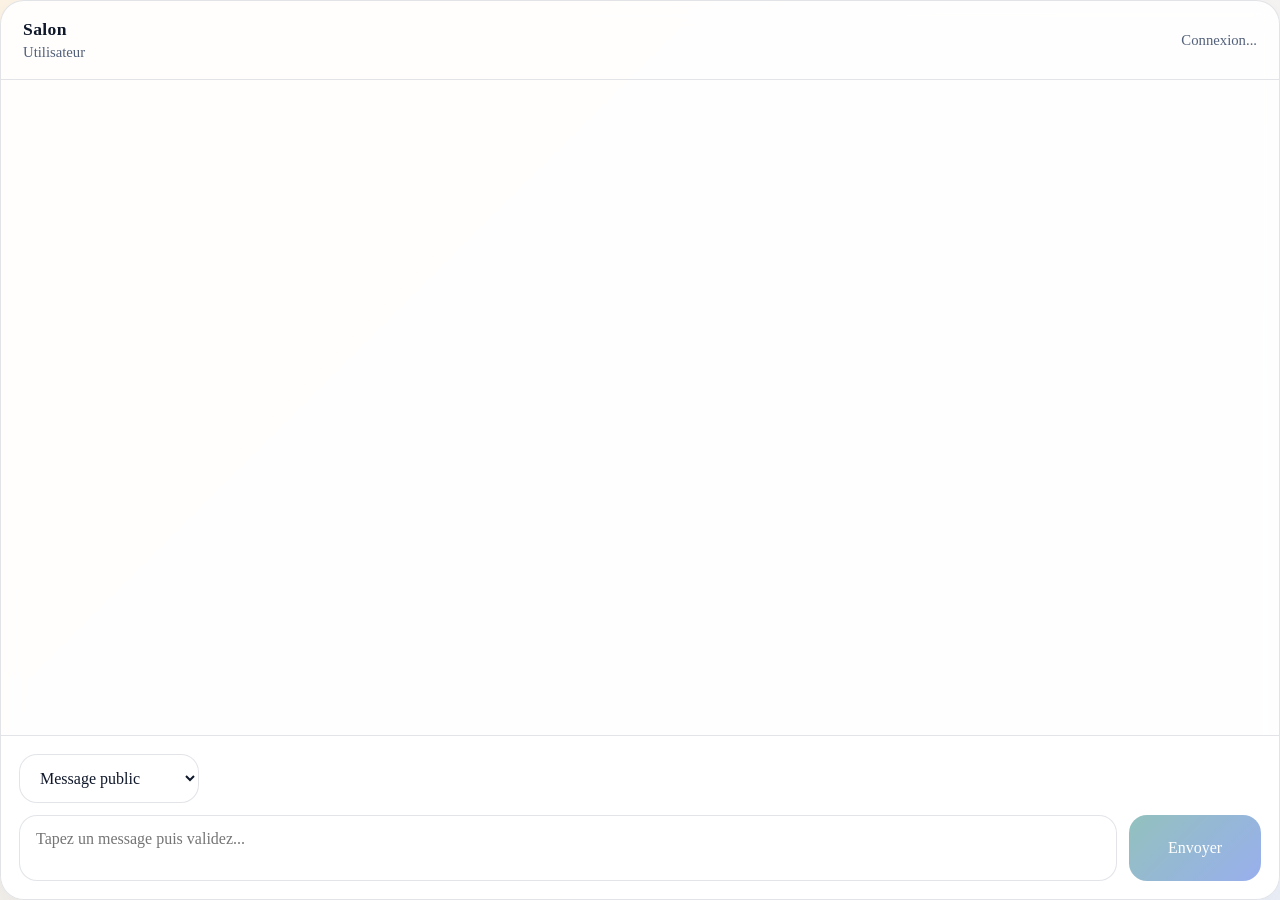
<file: chat_ui_component/frontend/index.html>
<!DOCTYPE html>
<html lang="fr">
  <head>
    <meta charset="UTF-8" />
    <meta name="viewport" content="width=device-width, initial-scale=1.0" />
    <title>Chat UI Component</title>
    <link rel="stylesheet" href="styles.css" />
  </head>
  <body>
    <div class="shell">
      <div class="header">
        <div class="title">
          <strong id="roomLabel">Salon</strong>
          <span id="usernameLabel">Utilisateur</span>
        </div>
        <div id="status" class="status">Connexion...</div>
      </div>

      <div id="messages"></div>

      <div class="composer">
        <div class="composer-tools">
          <select id="modeSelect" title="Mode d'envoi">
            <option value="message">Message public</option>
            <option value="private">Message prive</option>
          </select>
          <select id="recipientSelect" hidden title="Destinataire du message prive">
            <option value="">Choisissez un destinataire</option>
          </select>
        </div>
        <div class="composer-main">
          <textarea id="messageInput" placeholder="Tapez un message puis validez..."></textarea>
          <button id="sendButton">Envoyer</button>
        </div>
      </div>
    </div>

    <script src="main.js"></script>
  </body>
</html>
</file>
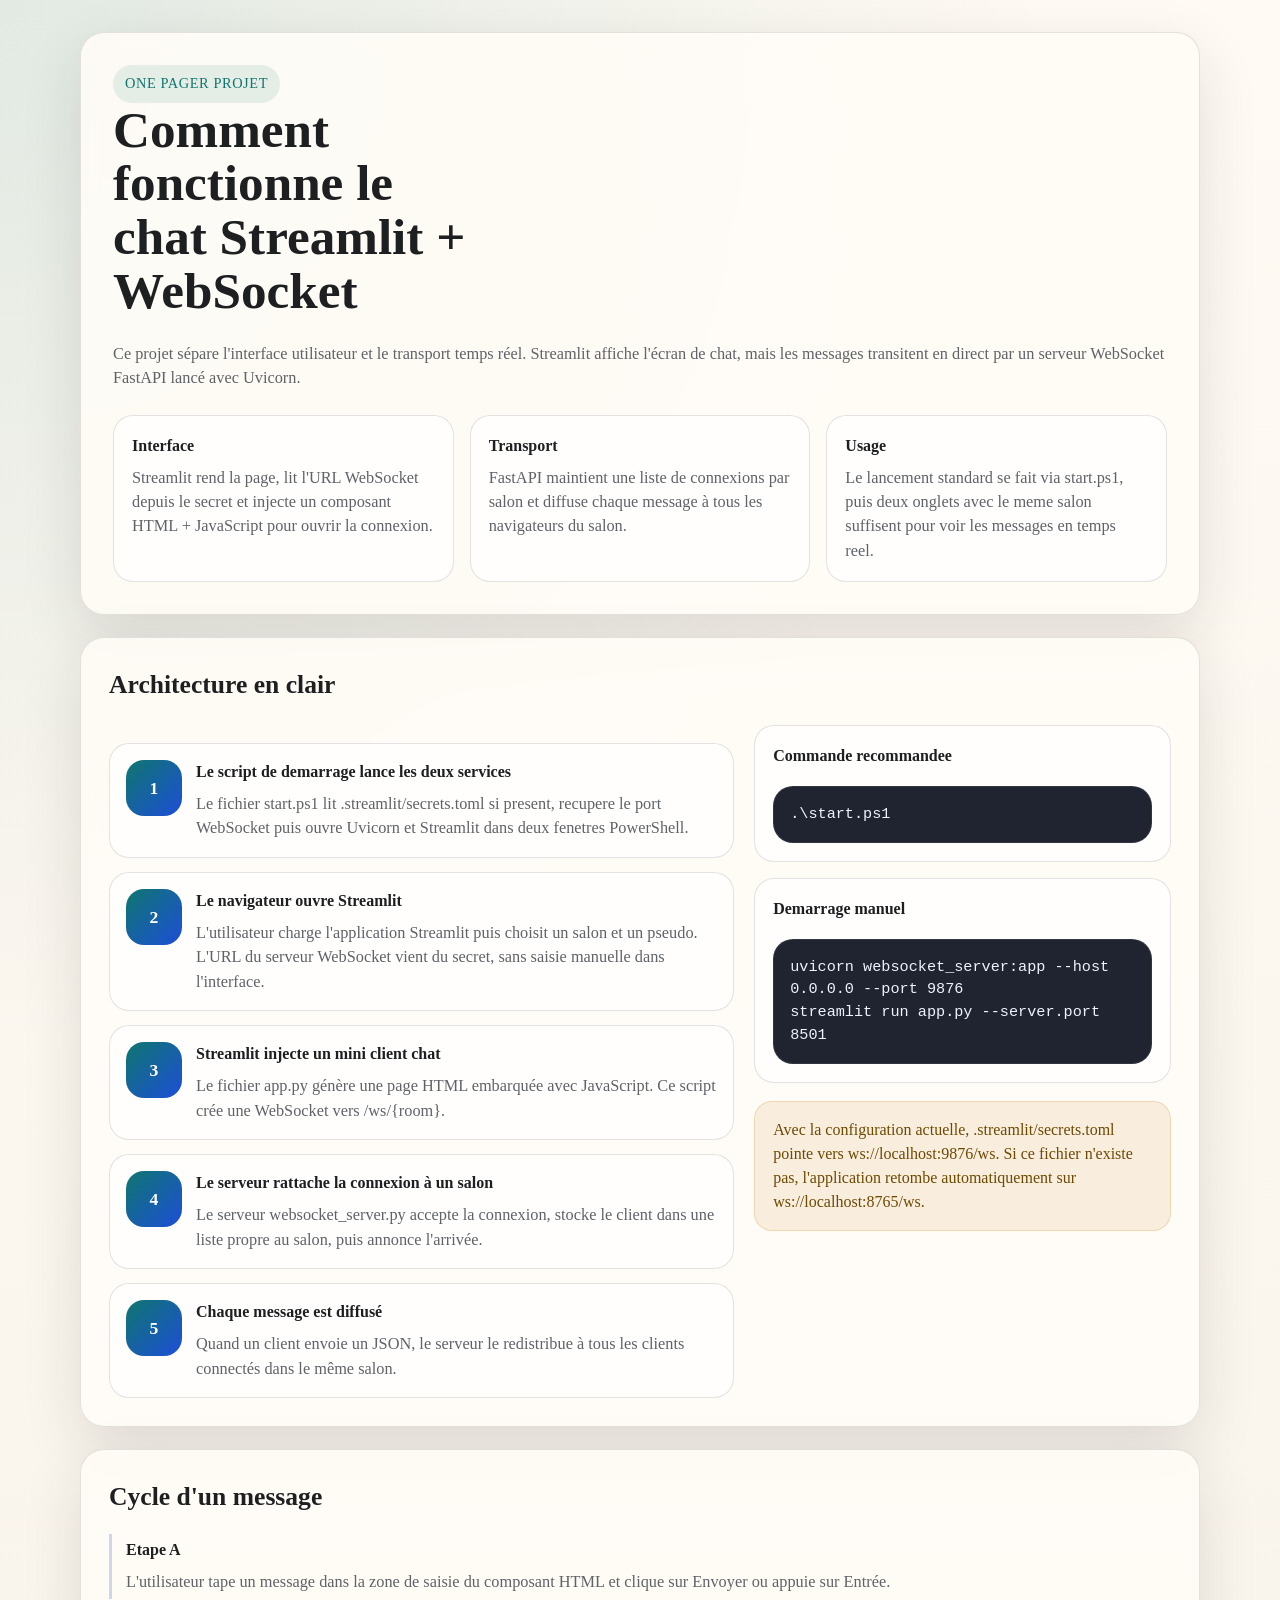
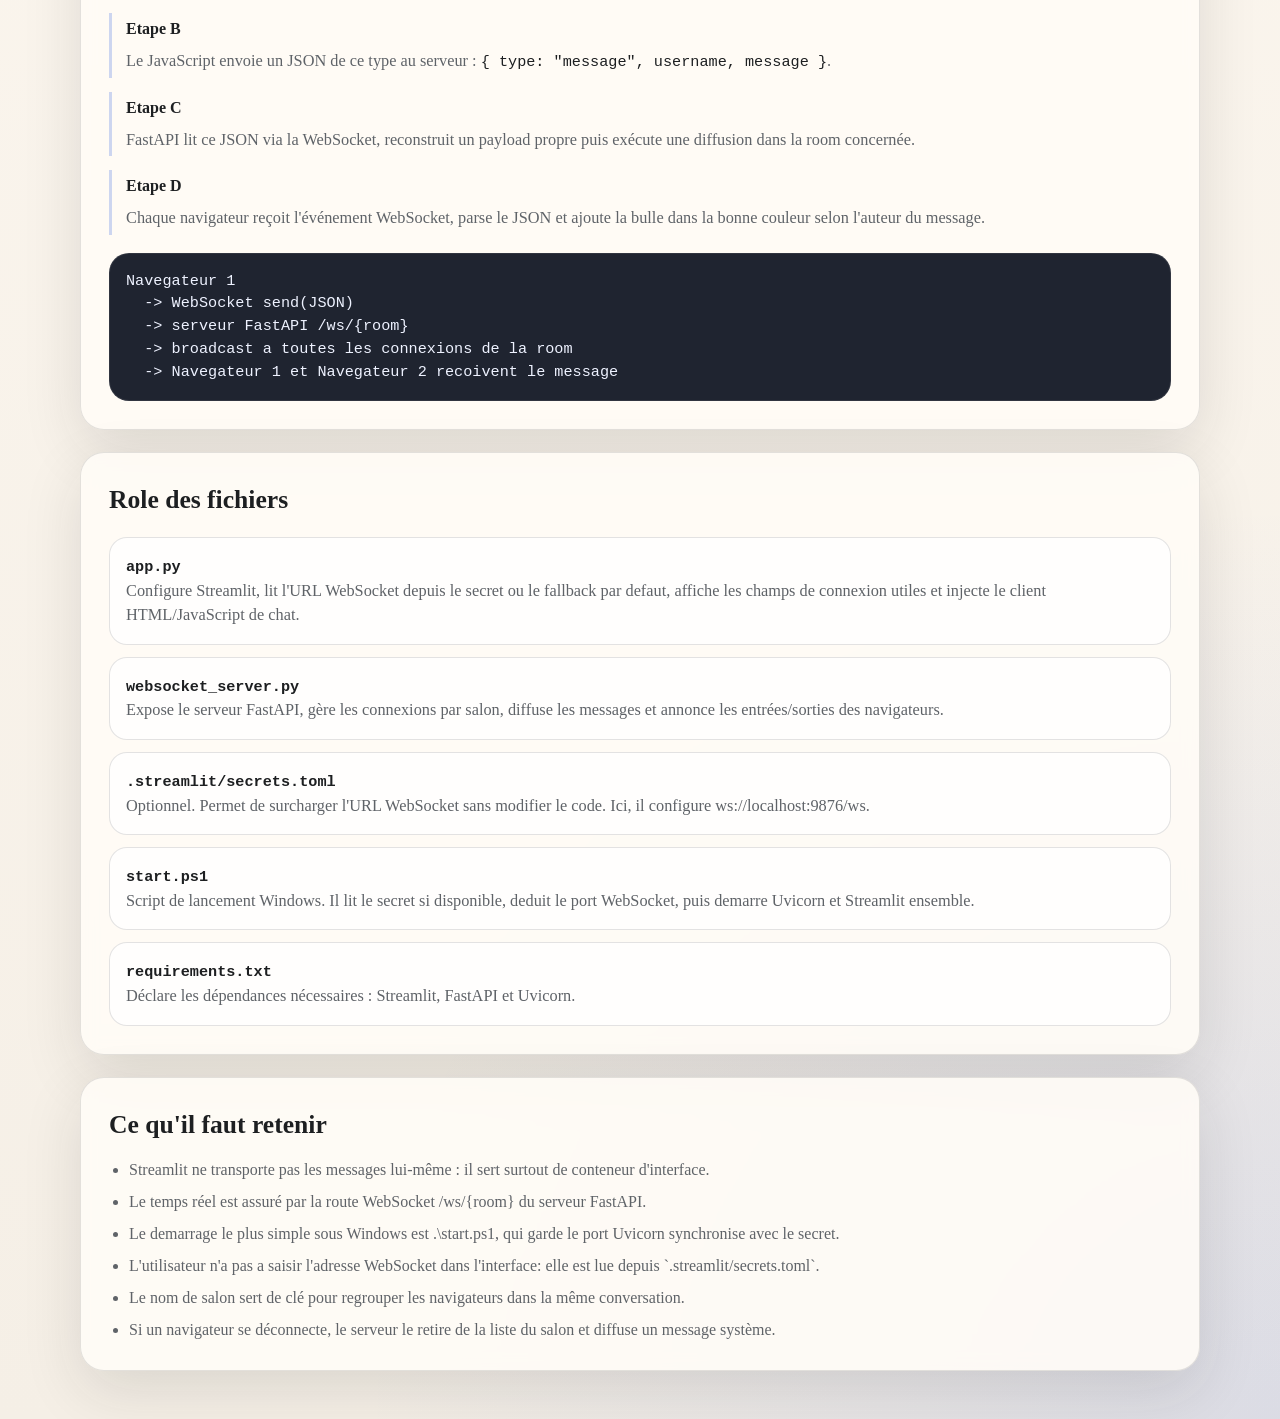
<file: onepager.html>
<!DOCTYPE html>
<html lang="fr">
<head>
  <meta charset="UTF-8">
  <meta name="viewport" content="width=device-width, initial-scale=1.0">
  <title>One Pager - Chat Streamlit + WebSocket</title>
  <style>
    :root {
      --bg: #f5efe6;
      --bg-alt: #fffaf3;
      --panel: rgba(255, 252, 247, 0.9);
      --text: #1d1f21;
      --muted: #5f6368;
      --line: rgba(29, 31, 33, 0.12);
      --teal: #0f766e;
      --blue: #1d4ed8;
      --amber: #c27803;
      --shadow: 0 20px 60px rgba(29, 31, 33, 0.12);
      --radius: 24px;
    }

    * {
      box-sizing: border-box;
    }

    body {
      margin: 0;
      font-family: Georgia, "Times New Roman", serif;
      color: var(--text);
      background:
        radial-gradient(circle at top left, rgba(15, 118, 110, 0.12), transparent 32%),
        radial-gradient(circle at bottom right, rgba(29, 78, 216, 0.12), transparent 28%),
        linear-gradient(180deg, var(--bg-alt), var(--bg));
      line-height: 1.5;
    }

    .page {
      width: min(1120px, calc(100% - 32px));
      margin: 32px auto 48px;
    }

    .hero,
    .section {
      background: var(--panel);
      border: 1px solid var(--line);
      border-radius: var(--radius);
      box-shadow: var(--shadow);
      -webkit-backdrop-filter: blur(8px);
      backdrop-filter: blur(8px);
    }

    .hero {
      padding: 32px;
      display: grid;
      gap: 24px;
    }

    .eyebrow {
      display: inline-block;
      padding: 8px 12px;
      border-radius: 999px;
      background: rgba(15, 118, 110, 0.1);
      color: var(--teal);
      font-size: 0.9rem;
      letter-spacing: 0.04em;
      text-transform: uppercase;
    }

    h1,
    h2,
    h3 {
      margin: 0;
      font-weight: 600;
    }

    h1 {
      font-size: clamp(2rem, 4vw, 3.4rem);
      line-height: 1.05;
      max-width: 14ch;
    }

    h2 {
      font-size: clamp(1.4rem, 2vw, 2rem);
      margin-bottom: 14px;
    }

    p {
      margin: 0;
      color: var(--muted);
      font-size: 1.02rem;
    }

    .summary {
      display: grid;
      grid-template-columns: repeat(3, minmax(0, 1fr));
      gap: 16px;
    }

    .card {
      padding: 18px;
      border-radius: 20px;
      border: 1px solid var(--line);
      background: rgba(255, 255, 255, 0.72);
    }

    .card-spaced {
      margin-top: 16px;
    }

    .card strong,
    .step strong,
    .timeline strong {
      display: block;
      margin-bottom: 8px;
      color: var(--text);
      font-size: 1rem;
    }

    .grid {
      display: grid;
      grid-template-columns: 1.2fr 0.8fr;
      gap: 20px;
      margin-top: 20px;
    }

    .section {
      padding: 28px;
      margin-top: 22px;
    }

    .steps {
      display: grid;
      gap: 14px;
      margin-top: 18px;
    }

    .step {
      display: grid;
      grid-template-columns: 56px 1fr;
      gap: 14px;
      align-items: start;
      padding: 16px;
      border-radius: 20px;
      border: 1px solid var(--line);
      background: rgba(255, 255, 255, 0.76);
    }

    .num {
      width: 56px;
      height: 56px;
      border-radius: 18px;
      display: grid;
      place-items: center;
      background: linear-gradient(135deg, var(--teal), var(--blue));
      color: white;
      font-size: 1.1rem;
      font-weight: 700;
    }

    .code {
      margin-top: 18px;
      padding: 16px;
      border-radius: 20px;
      background: #1f2430;
      color: #eef2ff;
      overflow-x: auto;
      font-family: Consolas, "Courier New", monospace;
      font-size: 0.95rem;
      white-space: pre-wrap;
      border: 1px solid rgba(255, 255, 255, 0.08);
    }

    .timeline {
      display: grid;
      gap: 14px;
      margin-top: 18px;
    }

    .timeline > div {
      border-left: 3px solid rgba(29, 78, 216, 0.22);
      padding: 4px 0 4px 14px;
    }

    .files {
      display: grid;
      gap: 12px;
      margin-top: 18px;
    }

    .file {
      padding: 16px;
      border-radius: 18px;
      border: 1px solid var(--line);
      background: rgba(255, 255, 255, 0.74);
    }

    .file code,
    .inline-code {
      font-family: Consolas, "Courier New", monospace;
      font-size: 0.95rem;
      color: var(--text);
    }

    .callout {
      margin-top: 18px;
      padding: 16px 18px;
      border-radius: 18px;
      background: rgba(194, 120, 3, 0.1);
      border: 1px solid rgba(194, 120, 3, 0.2);
      color: #6c4a02;
    }

    ul {
      margin: 14px 0 0;
      padding-left: 20px;
      color: var(--muted);
    }

    li + li {
      margin-top: 8px;
    }

    @media (max-width: 860px) {
      .summary,
      .grid {
        grid-template-columns: 1fr;
      }
    }

    @media (max-width: 620px) {
      .page {
        width: min(100% - 20px, 1120px);
        margin: 12px auto 24px;
      }

      .hero,
      .section {
        padding: 20px;
        border-radius: 20px;
      }

      .step {
        grid-template-columns: 1fr;
      }
    }
  </style>
</head>
<body>
  <main class="page">
    <section class="hero">
      <div>
        <span class="eyebrow">One Pager Projet</span>
        <h1>Comment fonctionne le chat Streamlit + WebSocket</h1>
      </div>

      <p>
        Ce projet sépare l'interface utilisateur et le transport temps réel. Streamlit affiche l'écran de chat,
        mais les messages transitent en direct par un serveur WebSocket FastAPI lancé avec Uvicorn.
      </p>

      <div class="summary">
        <article class="card">
          <strong>Interface</strong>
          <p>Streamlit rend la page, lit l'URL WebSocket depuis le secret et injecte un composant HTML + JavaScript pour ouvrir la connexion.</p>
        </article>
        <article class="card">
          <strong>Transport</strong>
          <p>FastAPI maintient une liste de connexions par salon et diffuse chaque message à tous les navigateurs du salon.</p>
        </article>
        <article class="card">
          <strong>Usage</strong>
          <p>Le lancement standard se fait via start.ps1, puis deux onglets avec le meme salon suffisent pour voir les messages en temps reel.</p>
        </article>
      </div>
    </section>

    <section class="section">
      <h2>Architecture en clair</h2>
      <div class="grid">
        <div>
          <div class="steps">
            <article class="step">
              <div class="num">1</div>
              <div>
                <strong>Le script de demarrage lance les deux services</strong>
                <p>Le fichier start.ps1 lit .streamlit/secrets.toml si present, recupere le port WebSocket puis ouvre Uvicorn et Streamlit dans deux fenetres PowerShell.</p>
              </div>
            </article>
            <article class="step">
              <div class="num">2</div>
              <div>
                <strong>Le navigateur ouvre Streamlit</strong>
                <p>L'utilisateur charge l'application Streamlit puis choisit un salon et un pseudo. L'URL du serveur WebSocket vient du secret, sans saisie manuelle dans l'interface.</p>
              </div>
            </article>
            <article class="step">
              <div class="num">3</div>
              <div>
                <strong>Streamlit injecte un mini client chat</strong>
                <p>Le fichier app.py génère une page HTML embarquée avec JavaScript. Ce script crée une WebSocket vers /ws/{room}.</p>
              </div>
            </article>
            <article class="step">
              <div class="num">4</div>
              <div>
                <strong>Le serveur rattache la connexion à un salon</strong>
                <p>Le serveur websocket_server.py accepte la connexion, stocke le client dans une liste propre au salon, puis annonce l'arrivée.</p>
              </div>
            </article>
            <article class="step">
              <div class="num">5</div>
              <div>
                <strong>Chaque message est diffusé</strong>
                <p>Quand un client envoie un JSON, le serveur le redistribue à tous les clients connectés dans le même salon.</p>
              </div>
            </article>
          </div>
        </div>

        <aside>
          <div class="card">
            <strong>Commande recommandee</strong>
            <div class="code">.\start.ps1</div>
          </div>
          <div class="card card-spaced">
            <strong>Demarrage manuel</strong>
            <div class="code">uvicorn websocket_server:app --host 0.0.0.0 --port 9876
streamlit run app.py --server.port 8501</div>
          </div>
          <div class="callout">
            Avec la configuration actuelle, .streamlit/secrets.toml pointe vers ws://localhost:9876/ws.
            Si ce fichier n'existe pas, l'application retombe automatiquement sur ws://localhost:8765/ws.
          </div>
        </aside>
      </div>
    </section>

    <section class="section">
      <h2>Cycle d'un message</h2>
      <div class="timeline">
        <div>
          <strong>Etape A</strong>
          <p>L'utilisateur tape un message dans la zone de saisie du composant HTML et clique sur Envoyer ou appuie sur Entrée.</p>
        </div>
        <div>
          <strong>Etape B</strong>
          <p>Le JavaScript envoie un JSON de ce type au serveur : <span class="inline-code">{ type: "message", username, message }</span>.</p>
        </div>
        <div>
          <strong>Etape C</strong>
          <p>FastAPI lit ce JSON via la WebSocket, reconstruit un payload propre puis exécute une diffusion dans la room concernée.</p>
        </div>
        <div>
          <strong>Etape D</strong>
          <p>Chaque navigateur reçoit l'événement WebSocket, parse le JSON et ajoute la bulle dans la bonne couleur selon l'auteur du message.</p>
        </div>
      </div>

      <div class="code">Navegateur 1
  -> WebSocket send(JSON)
  -> serveur FastAPI /ws/{room}
  -> broadcast a toutes les connexions de la room
  -> Navegateur 1 et Navegateur 2 recoivent le message</div>
    </section>

    <section class="section">
      <h2>Role des fichiers</h2>
      <div class="files">
        <article class="file">
          <strong><code>app.py</code></strong>
          <p>Configure Streamlit, lit l'URL WebSocket depuis le secret ou le fallback par defaut, affiche les champs de connexion utiles et injecte le client HTML/JavaScript de chat.</p>
        </article>
        <article class="file">
          <strong><code>websocket_server.py</code></strong>
          <p>Expose le serveur FastAPI, gère les connexions par salon, diffuse les messages et annonce les entrées/sorties des navigateurs.</p>
        </article>
        <article class="file">
          <strong><code>.streamlit/secrets.toml</code></strong>
          <p>Optionnel. Permet de surcharger l'URL WebSocket sans modifier le code. Ici, il configure ws://localhost:9876/ws.</p>
        </article>
        <article class="file">
          <strong><code>start.ps1</code></strong>
          <p>Script de lancement Windows. Il lit le secret si disponible, deduit le port WebSocket, puis demarre Uvicorn et Streamlit ensemble.</p>
        </article>
        <article class="file">
          <strong><code>requirements.txt</code></strong>
          <p>Déclare les dépendances nécessaires : Streamlit, FastAPI et Uvicorn.</p>
        </article>
      </div>
    </section>

    <section class="section">
      <h2>Ce qu'il faut retenir</h2>
      <ul>
        <li>Streamlit ne transporte pas les messages lui-même : il sert surtout de conteneur d'interface.</li>
        <li>Le temps réel est assuré par la route WebSocket /ws/{room} du serveur FastAPI.</li>
        <li>Le demarrage le plus simple sous Windows est .\start.ps1, qui garde le port Uvicorn synchronise avec le secret.</li>
        <li>L'utilisateur n'a pas a saisir l'adresse WebSocket dans l'interface: elle est lue depuis `.streamlit/secrets.toml`.</li>
        <li>Le nom de salon sert de clé pour regrouper les navigateurs dans la même conversation.</li>
        <li>Si un navigateur se déconnecte, le serveur le retire de la liste du salon et diffuse un message système.</li>
      </ul>
    </section>
  </main>
</body>
</html>
</file>
<file: chat_ui_component/frontend/styles.css>
:root {
  --bg: linear-gradient(135deg, #fff6e8 0%, #f3f7ff 100%);
  --panel: rgba(255, 255, 255, 0.88);
  --border: rgba(21, 37, 68, 0.12);
  --accent: #0f766e;
  --accent-2: #1d4ed8;
  --text: #0f172a;
  --muted: #52607a;
  --self: #dff7f2;
  --other: #eef4ff;
  --system: #fff4da;
  --shadow: 0 24px 80px rgba(15, 23, 42, 0.12);
}

html,
body {
  height: 100%;
}

* {
  box-sizing: border-box;
}

body {
  margin: 0;
  font-family: Georgia, "Times New Roman", serif;
  background: var(--bg);
  color: var(--text);
  overflow: hidden;
}

.shell {
  border: 1px solid var(--border);
  border-radius: 24px;
  background: var(--panel);
  box-shadow: var(--shadow);
  -webkit-backdrop-filter: blur(10px);
  backdrop-filter: blur(10px);
  height: 100vh;
  display: grid;
  grid-template-rows: auto 1fr auto;
  overflow: hidden;
}

.header {
  padding: 18px 22px;
  border-bottom: 1px solid var(--border);
  display: flex;
  justify-content: space-between;
  align-items: center;
  gap: 16px;
}

.title {
  display: flex;
  flex-direction: column;
  gap: 4px;
}

.title strong {
  font-size: 1.1rem;
  letter-spacing: 0.02em;
}

.title span,
.status {
  color: var(--muted);
  font-size: 0.92rem;
}

#messages {
  padding: 22px;
  min-height: 0;
  overflow-y: auto;
  display: flex;
  flex-direction: column;
  gap: 12px;
}

.message {
  padding: 14px 16px;
  border-radius: 18px;
  max-width: min(80%, 720px);
  border: 1px solid var(--border);
  animation: rise 180ms ease-out;
}

.message.self {
  align-self: flex-end;
  background: var(--self);
}

.message.other {
  align-self: flex-start;
  background: var(--other);
}

.message.system {
  align-self: center;
  background: var(--system);
  max-width: 90%;
}

.message.private {
  border-color: rgba(29, 78, 216, 0.32);
  box-shadow: inset 0 0 0 1px rgba(29, 78, 216, 0.08);
}

.meta {
  font-size: 0.82rem;
  color: var(--muted);
  margin-bottom: 6px;
}

.body {
  font-size: 1rem;
  line-height: 1.45;
  white-space: pre-wrap;
  word-break: break-word;
}

.composer {
  padding: 18px;
  border-top: 1px solid var(--border);
  display: grid;
  grid-template-columns: 1fr;
  gap: 12px;
  background: rgba(255, 255, 255, 0.55);
}

.composer-tools {
  display: grid;
  grid-template-columns: 180px 1fr;
  gap: 12px;
}

.composer-main {
  display: grid;
  grid-template-columns: 1fr auto;
  gap: 12px;
}

select,
textarea {
  width: 100%;
  border-radius: 18px;
  border: 1px solid var(--border);
  padding: 14px 16px;
  font: inherit;
  color: var(--text);
  background: white;
}

select[hidden] {
  display: none;
}

textarea {
  resize: none;
  min-height: 64px;
  max-height: 180px;
}

button {
  border: 0;
  border-radius: 18px;
  padding: 0 22px;
  font: inherit;
  min-width: 132px;
  cursor: pointer;
  background: linear-gradient(135deg, var(--accent), var(--accent-2));
  color: white;
  transition: transform 120ms ease, opacity 120ms ease;
}

button:hover {
  transform: translateY(-1px);
}

button:disabled {
  opacity: 0.45;
  cursor: not-allowed;
  transform: none;
}

@keyframes rise {
  from {
    opacity: 0;
    transform: translateY(8px);
  }

  to {
    opacity: 1;
    transform: translateY(0);
  }
}

@media (max-width: 720px) {
  .shell {
    height: 100vh;
    border-radius: 18px;
  }

  .composer-tools,
  .composer-main {
    grid-template-columns: 1fr;
  }

  button {
    min-height: 52px;
  }

  .message {
    max-width: 100%;
  }
}
</file>
